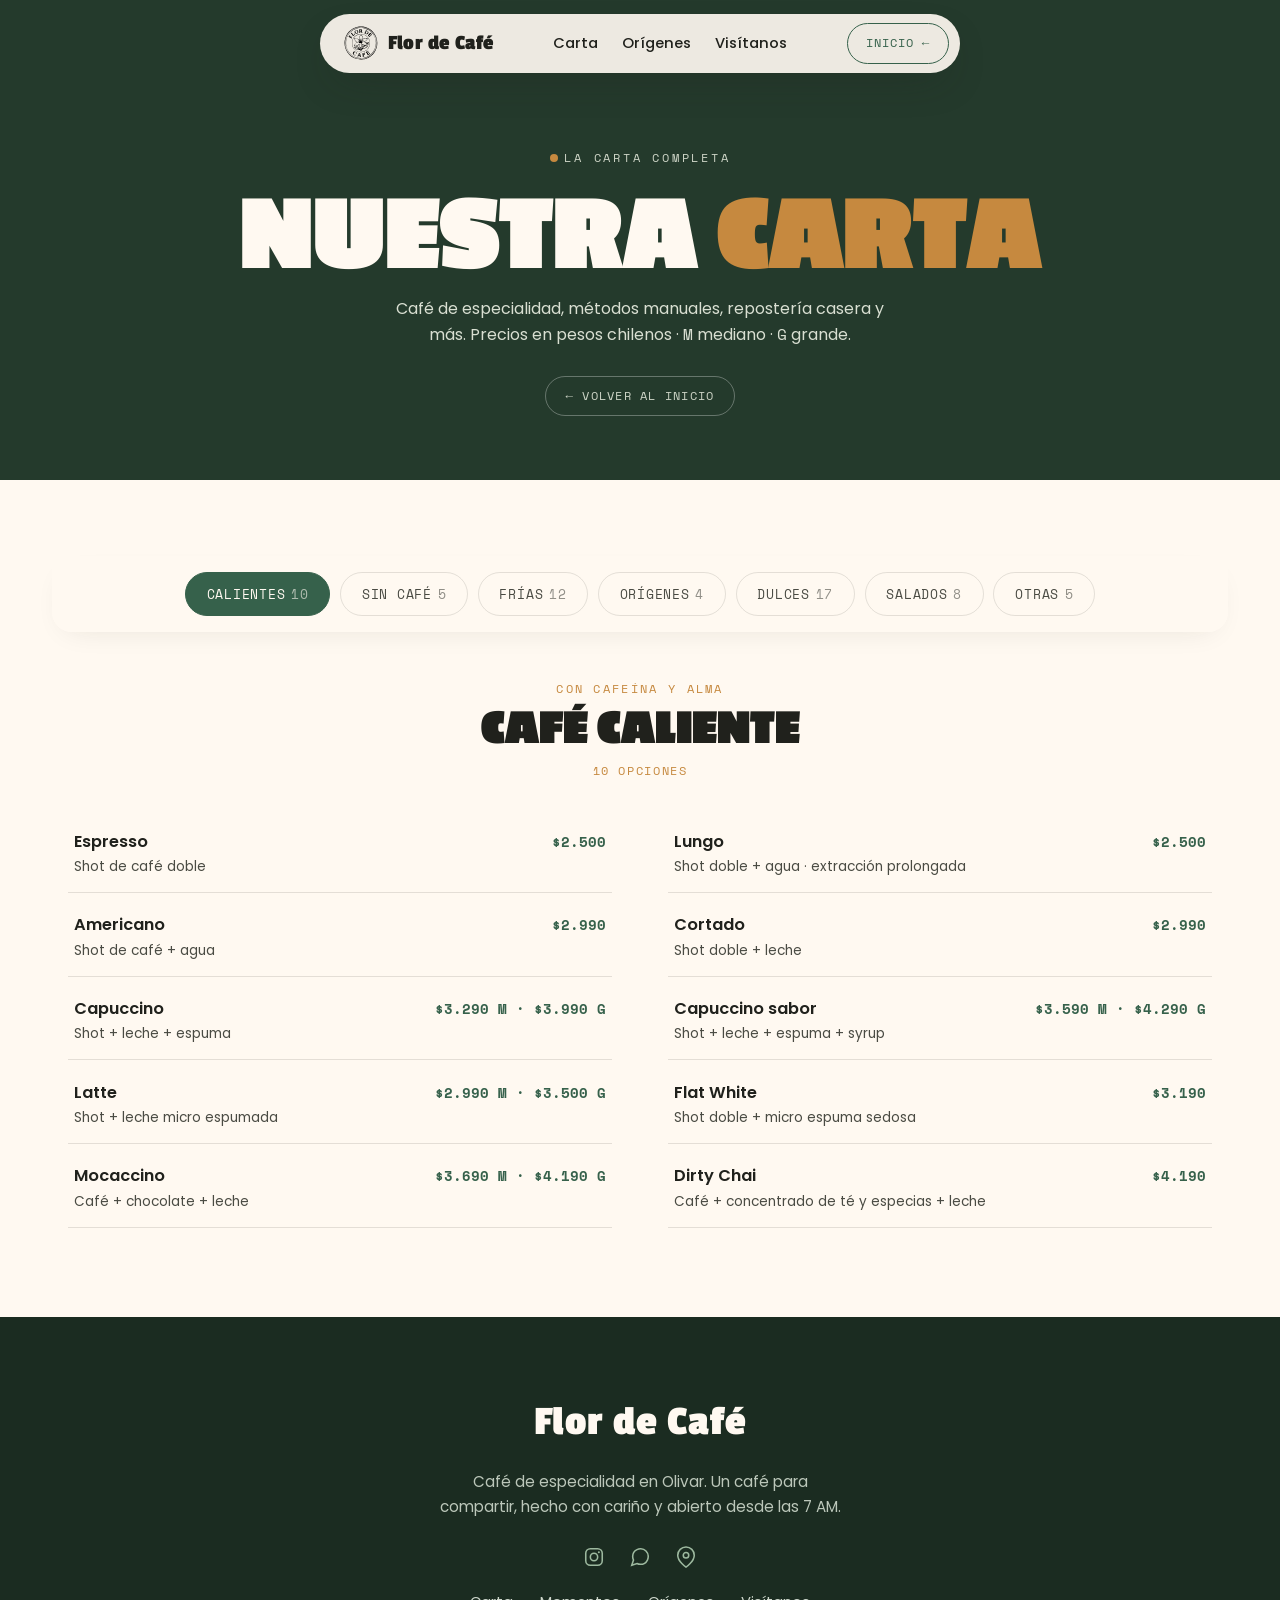
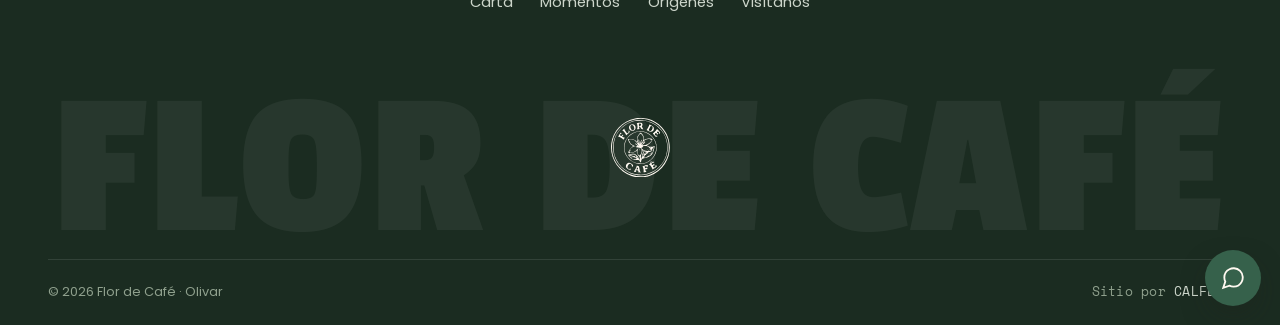
<file: carta.html>
<!DOCTYPE html>
<html lang="es">
<head>
<meta charset="utf-8">
<meta name="viewport" content="width=device-width, initial-scale=1">
<title>Carta · Flor de Café</title>
<meta name="description" content="La carta completa de Flor de Café — café caliente y frío, sin café, café de orígenes, dulces, salados y más. Café de especialidad en Olivar.">
<link rel="icon" type="image/x-icon" href="favicon.ico">
<link rel="stylesheet" href="assets/fonts/fonts.css">
<link rel="stylesheet" href="css/style.css">
</head>
<body class="page-carta">

<svg width="0" height="0" style="position:absolute" aria-hidden="true">
  <symbol id="brand" viewBox="0 0 150 150">
    <path d="M61.5 3.4C30.2 9.5 7.2 33.8 3.1 65c-4.5 35.2 16.2 68.6 49.6 79.8 7 2.4 9.3 2.6 22.3 2.6 13.2.1 15.2-.2 22.1-2.6 15.5-5.5 28.7-15.7 37.8-29.4 18.6-27.7 15.4-66.2-7.3-90.1-9.8-10.4-21.5-17.4-34.8-20.8-8.4-2.2-23-2.7-31.3-1.1M83.8 5c27.6 3.6 49.9 22.7 58.3 50 3 9.7 3.3 28 .6 38-4 14.4-12.8 28-24.2 37.3-7.4 6.1-20.3 12.3-29.3 14.2-31.6 6.7-64.8-10.2-78.2-39.8-8.5-18.9-8.2-43.5.9-61.5 12-23.7 34.1-37.5 62.6-39 1.1-.1 5.3.3 9.3.8M65.2 8c-25.3 3.9-46.4 21.8-54.6 46.4-3 8.9-3.8 19.5-2.3 29.8 2.5 16.7 8.9 28.9 21 40.4 33.3 31.4 85.4 21.5 105.7-20.1 16.7-34 2.1-75.3-32.1-91-11-4.9-26.6-7.3-37.7-5.5m25.3 2.5c3.3.8 9.8 3.4 14.5 5.7 6.7 3.3 10.2 5.8 16.5 12.2 8.7 8.7 13 15.8 16.4 26.8 4 13.3 3.7 28.1-.9 41.8-5.2 15.6-18.7 30.9-33.3 37.9-11.2 5.5-20.6 7.4-32.2 6.8C44.3 140.2 20.8 122.1 12 96c-3.1-9-3.8-26.8-1.6-36.5C16 35.8 34.4 16.9 58 10.6c7.4-2 25-2 32.5-.1M67.5 15c-1.6.4-2.5.8-1.8.9 1.6.1 2.8 10.7 1.4 12.4-1.5 1.9-.7 2.4 2.8 1.9 2.7-.4 2.9-.6 2-3-1.9-5 1.6-5 3.8 0 .9 2 2 2.8 3.7 2.8h2.5l-2.1-3.6c-1.5-2.6-1.8-3.8-.9-4.7 1.7-1.7 1.3-5.5-.8-6.7-2.2-1.1-6.1-1.1-10.6 0m8.8 2.2C77 19.3 75.1 22 73 22c-1.6 0-2-.7-2-3 0-2.5.4-3 2.4-3 1.3 0 2.6.6 2.9 1.2m-24 1C43.6 20.5 45.5 34 54.5 34c4.9 0 8.5-3.3 8.5-7.8-.1-6.3-4.6-9.7-10.7-8m3.6 1.8c4.2 2.2 5.2 11.2 1.4 12.2-2.7.7-4.2-.1-5.8-3.2-2-3.9-1.9-7.7.3-8.9 2.1-1.3 2-1.3 4.1-.1m40.5-1.1c.7 1.1-4 11.2-5.8 12.3-.6.4-.8.8-.6 1 8 5.2 13.2 5.4 16.7.9 1.8-2.4 1.6-7.6-.4-9.3-2.4-2.1-10.7-6.2-9.9-4.9m6.7 4.1c2.3 1.3 2.4 4.1.4 7.9-1.7 3.4-4 4.5-6.6 3.1-2.4-1.3-2.4-1.1.6-7 2.8-5.5 2.8-5.5 5.6-4M32 31.5c-1.8 1.9-2 2.5-.8 2.5 1.9 0 9 8.9 8.1 10.3-1.1 1.8 1.5.2 5.6-3.6 3.5-3.2 4-4 3.1-5.7-1.5-2.7-2.8-2.5-2.3.3.3 1.4-.2 2.9-1.2 3.7-1.5 1.3-2.1.9-5.6-3-2.1-2.5-3.6-5.1-3.4-5.8.7-2-1-1.4-3.5 1.3m83-1.4c0 .9-2.2 3.6-4.8 6.1l-4.8 4.5 3.7 4.2c3.5 3.9 4 4.1 6.1 3l2.3-1.3-2.9-.6c-3.9-.7-5.6-3.4-3.4-5.6 1.7-1.8 3.8-1.2 3.8 1.2 0 1.8 1.4 1.8 3-.1 1-1.2 1-1.5-.3-1.5-2.4 0-3.1-2-1.4-3.8 2.1-2 4.4-.2 4.9 3.6.3 2.6.3 2.6 1.5.6 1.1-1.8.7-2.7-3.2-7-2.8-3.1-4.4-4.3-4.5-3.3M63.9 36.4c-10.4 2.8-19.7 10.5-25.1 20.8-3.2 6.1-3.3 6.7-3.3 17.8 0 10.8.2 11.9 3 17.5 6 11.8 17.1 20.2 29.9 22.6 12.3 2.2 26.5-2.8 35.5-12.7 6-6.6 8.9-12.5 10.4-20.9 4.9-28.5-22.1-52.7-50.4-45.1M91 39.7c11.9 5.6 19.7 15.8 22.2 29.1 3 16.1-6.4 34.3-21.4 41.6-19.2 9.3-42.5 1.1-52.1-18.3-3-6.1-3.2-7.2-3.2-17.1 0-9.2.4-11.2 2.6-16 5-10.5 15.4-19.2 26.5-21.9 7.3-1.9 18.2-.7 25.4 2.6M71.3 42.2c-1.7 1.8-3.6 5.2-4.3 7.6-1.2 4.8-.4 13.6 1.3 12.5q.9-.45.3.6c-.4.6-1.2.9-1.7.6-1.4-1-1.1.5.9 3.3 3.6 5.2 3.5 5.7-.4 1.9-4.1-3.8-5.4-4.5-5.4-2.7 0 .6 1.1 1.5 2.5 2 3 1.2 3.2 2.4.5 4.3-2.1 1.4-2 1.5.7 2.2 1.5.5 4.3.9 6.2 1 4.2.1 6.1 2.6 6.1 7.9 0 4.2-3.4 10.9-5.8 11.4-.7.1-2.1-1.3-3.3-3-1.5-2.6-1.9-4.3-1.4-7.8.3-2.4 1-4.9 1.5-5.4.6-.6 1-1.3 1-1.8 0-.4-2.2 1.5-4.8 4.1-3.5 3.5-5.9 5-8.8 5.5-2.1.4-4.7 1-5.8 1.3q-1.8.45-1.2-.6c.4-.6.2-.9-.7-.5-.8.3-1.4-.1-1.4-1 0-.8.3-1.3.7-1.1.4.3 1.6-.5 2.6-1.8l1.9-2.2-2.2 1.9c-2.8 2.4-2.9 1.1-.3-3.2 2.4-4 7.5-7.2 11.5-7.3 2.5 0 2.2-.2-1.8-1.3-5.1-1.4-11.1-6.2-10.3-8.3.3-.6-.7-2.1-2.2-3.2-2.4-1.8-2.5-2-.7-2.1 1.7 0 1.7-.2.5-1-1.1-.7-.3-1 3-1 5.2 0 13 3.2 13 5.3 0 .8.7 1.7 1.5 2.1 3.2 1.2 1.3-2.5-2.6-5.1-5.2-3.4-16.4-4.6-17.5-1.9-.4.9 0 2.4.9 3.4.8.9 2.2 3.2 3.1 5 1 1.8 3.2 4.2 5.1 5.3l3.4 2-4 3.6c-4.1 3.7-7.9 9.9-7.9 12.9 0 1.4.8 1.6 6.2 1 6.3-.8 10.4-2.3 13.2-5.1 1.5-1.5 1.6-1.3 1.6 2.2 0 3.7 4 11.3 5.9 11.3.5 0 1.1 1.8 1.3 4s.1 4-.3 4-1.6-2-2.7-4.4c-2.4-5-6.9-9.2-10.9-10-1.6-.3-5.6 0-9 .7l-6.2 1.3 3.5 4.4c5 6.4 10.2 9 18.1 9 6.2 0 6.4.1 7.5 3 1.3 3.7 3.2 3.4 3.6-.6.5-4.3 2.6-6 9-7.3 7.5-1.5 15.6-6.2 18.6-10.9 2.2-3.3 6.1-18 5.1-19.1-.3-.2-1 .1-1.7.6-2.7 2.2-9.1 2.2-13.4 0l-4.1-2 4.1-2.2c5.1-2.7 11.2-11.1 9.5-13.1-1.8-2.1-12.7-1.8-17.2.5L83 56.8V52c0-3.6-.7-5.6-3-8.8-1.7-2.3-3.6-4.2-4.3-4.2s-2.7 1.5-4.4 3.2m8.1 2.6c1.8 2.7 2.6 5.1 2.6 8.1 0 4.8-2.3 10.1-4.5 10.1-.7 0-1.6 1-1.8 2.2-.3 1.3-.5.5-.4-1.7s-.2-4-.8-4c-.5 0-.9 2-.8 4.5l.2 4.5L73 65c-.5-1.9-1-5-1.1-6.8-.1-1.9-.7-3.1-1.3-2.9-.6.3-.9 1.1-.7 1.8 1.1 4.2 1.8 7.9 1.5 7.9-.4 0-3.1-5.9-3.8-8.5-1.3-4.9 4-15.2 8-15.4.6-.1 2.3 1.6 3.8 3.7m19.3 9.8c1.3.4 2 1 1.7 1.5s.2.6 1 .3c2.5-.9 1.9.5-1.9 5.2s-12 8.5-17.3 8.1c-2.4-.2-2.7-.5-1.9-1.9.6-.9 1.6-1.6 2.1-1.5.6.1 1-.4.8-1.2s.3-1.1 1.2-.8c.9.4 1.8.1 2.2-.5.4-.7.3-.8-.4-.4-1.6 1-1.5-1.6.1-3.3.6-.8 0-.6-1.5.4-1.5.9-3 2.5-3.3 3.5-.3.9-1.5 2.6-2.7 3.6-2.1 1.9-2.1 1.9-1-.2.6-1.2.8-2.5.4-2.9-.4-.5-.2-.5.4-.2.7.4 1.7-.6 2.4-2.3 2.3-5.6 11-9.2 17.7-7.4M93 72.5c2.9 1.5 8 7.9 8 10.1 0 1.5-7.2 1.7-13.2.3-2.9-.7-6.1-2.4-8.5-4.5-3.2-2.9-3.4-3.4-1.4-2.8 1.7.4 2.1.3 1.6-.6-.4-.7.2-1.4 1.6-1.7 2.2-.6 2.2-.7.3-1.4-1.2-.5-.1-.8 3.4-.8 2.9-.1 6.6.6 8.2 1.4m14.4 4.7c-.4 1.8-1.3 3.8-2.1 4.4-1 .9-1.1 1.3-.2 1.6.8.3.7 1.3-.5 3.6-1.5 3-3 3.7-6.5 3.3-.7-.2-1 .3-.6.9s1.3.9 2.1.6 1.4-.1 1.4.4c0 .6-.5 1-1.1 1s-1.7.7-2.5 1.5-2.2 1.1-3.1.8c-1-.4-1.4-.2-1 .4.6.9-1.4 2.1-6.3 3.6-.8.2-2.4.1-3.5-.4-1.9-.7-1.9-.8-.1-.8 1.1-.1 1.6-.4 1.3-.8-1-.9 2.3-4.3 4.2-4.4 1 0 1.2-.2.4-.6-1.9-.7 1-3.3 3.9-3.4 2.2 0 2.2-.1.3-.9-1.8-.7-1.7-.8 1-1.4 7.2-1.6 8-2.1 8-4.9-.1-1.7.5-2.7 1.4-2.7.8 0 1.1-.3.8-.7-.6-.5 2-4.3 2.9-4.3.2 0 .1 1.5-.2 3.2M101 76c0 .5-.2 1-.4 1-.3 0-.8-.5-1.1-1-.3-.6-.1-1 .4-1 .6 0 1.1.4 1.1 1M81.4 87.6c-1.2 2.4-2.5 6.6-2.9 9.4-.4 2.7-1.1 5.2-1.6 5.6-1.5.9-1-9.9.6-11.9.7-1.1 1.6-3.6 2-5.8.6-3.3.9-3.7 2.4-2.7 1.6 1 1.6 1.3-.5 5.4m5.9-.5-.3 2.4 1-2.4c.6-1.3 1.3-2.1 1.7-1.8.3.4-.2 1.8-1.2 3.3-1.3 2.1-1.9 2.4-2.6 1.3s-.9-1.1-.9-.1c0 .7-.4 1-1 .7-.5-.3-1 .1-1 1 0 1 .5 1.3 1.2.9s.2.7-1.1 2.4c-2.7 3.9-3.1 4-3.1.4 0-2.1.2-2.4 1-1.2.7 1.1 1 .5 1-2.4 0-4 2.4-8 4.4-7.3.6.2 1 1.5.9 2.8M62 93.3c1.6.8 2.5 2.2 2.7 3.9.2 2.5 0 2.6-1.8 1.5-1-.6-1.9-1.5-1.9-2 0-.4.5-.5 1.2-.1s.8.3.4-.5c-.5-.8-1.2-.9-2-.2-.9.7-2.7.5-6.1-.8-3.7-1.4-4.4-2-3-2.4 3.7-.9 8-.7 10.5.6m.8 7.7c.2.5 1.1 1 2 1 1.5 0 1.5.2.2 1-3.5 2.2-13.1-.3-11.5-3.1.3-.5 0-.6-.7-.4-.8.3-2.3-.7-3.5-2.3l-2.2-3 7.7 2.9c4.2 1.6 7.8 3.3 8 3.9m5.2-1c0 .5-.2 1-.4 1-.3 0-.8-.5-1.1-1-.3-.6-.1-1 .4-1 .6 0 1.1.4 1.1 1M77.1 59.2c0 2.8.2 3 .9 1.3 1.2-2.8 1.2-4.5 0-4.5-.5 0-1 1.5-.9 3.2M93 80.9c1.4 1.1 3 2.1 3.5 2.1 1.1 0-.7-1.4-4-3.1-1.3-.7-1.2-.3.5 1m5-.1c.6 1.3 1.4 2.1 1.8 1.8.3-.4-.2-1.4-1.2-2.4-1.8-1.6-1.8-1.6-.6.6m3.5 6.2c-.3.6.1.7.9.4 1.8-.7 2.1-1.4.7-1.4-.6 0-1.3.4-1.6 1m-45.7 13.7c.7.3 1.6.2 1.9-.1.4-.3-.2-.6-1.3-.5-1.1 0-1.4.3-.6.6m15.3-22.1c0 1.1.3 1.4.6.6.3-.7.2-1.6-.1-1.9-.3-.4-.6.2-.5 1.3m2.1 1.4c0 1.9.2 2.7.5 1.7.2-.9.2-2.5 0-3.5-.3-.9-.5-.1-.5 1.8M23.1 42.8c-3.2 5-3.8 6.8-2.1 5.7 1.2-.7 9.7 4.1 10.9 6.2.7 1.3 1.1 1.2 2.5-.8 1.9-2.8 2.1-4 .4-3.4-.7.2-2.2-.2-3.3-1.1-2-1.5-2-1.5 0-3 1.7-1.3 1.8-1.6.5-2.4-1.1-.7-1.7-.4-2.2 1-.8 2.3-1.2 2.4-3.8 1-2.3-1.2-1.6-3.8 1.2-4.9 1.7-.6 1.8-.9.5-1.9-1.2-1-2-.4-4.6 3.6m77 67c-.6 1.2-.9 2.7-.6 3.2s-.4 1.4-1.5 2-2 1.5-2 2.1.4.8.9.4c1.2-.7 7.1 7.7 7.1 9.9 0 .9.3 1.6.6 1.6.4 0 8.1-4.9 10.2-6.6.2-.1.1-1.2-.3-2.3-.9-2.8-2.5-2.7-2.5.2 0 1.2-.9 2.8-2 3.4-1.6 1.1-2.1.9-3.4-.9-1.8-2.5-1.3-3.8 1.5-3.8 2.2 0 2.5-1.3.5-2.9-1-.9-1.5-.8-2 .4-.7 2-3.5 1.9-4.3-.1-.8-2.1 2.4-4.6 5-3.8 1.6.5 1.7.4.5-1.5-1.6-2.6-2-2.6-4.3-.1-2.1 2.3-4.4 2.8-2.5.5.6-.8 1-2 .8-2.7-.3-.8-.9-.5-1.7 1M44.4 113c-4.6 1.8-6.9 8.5-4.1 12 3.5 4.6 9.9 6.5 11.1 3.4.5-1.3.1-1.5-1.9-1-3.8 1-6.5-.9-6.5-4.5 0-3.2 3.8-7.9 6.4-7.9 2.3 0 4.6 2.9 4.6 5.8.1 2.6.1 2.6 1.5.8 2.2-2.9 1.9-3.8-1.8-6.2-4.1-2.8-6.7-3.5-9.3-2.4m40.4 6.7c-4.9 1.3-5.5 1.7-4.4 2.9 1.6 1.5 3.1 10.7 2.1 12.4-.7 1.1 1.6 1.2 5.5.1 2.1-.6 2.2-.8.8-1.4-1.1-.4-1.8-1.7-1.8-3.3 0-2.3.3-2.6 2.5-2.2 2.1.4 2.5.1 2.5-1.8 0-1.3-.4-2.4-1-2.4-.5 0-1 .4-1 1 0 .5-.9 1-2 1s-2-.4-2-.9-.3-1.6-.6-2.5c-.5-1.2.1-1.6 2.3-1.6 1.6 0 3.4.5 4.1 1.2.9.9 1.2.6 1.2-1.5 0-3.1-.3-3.1-8.2-1M65.5 121c.4.6-.9 3.8-2.9 7.1s-3.6 6.2-3.6 6.5c0 .2 1.5.4 3.3.4q3.3 0 1.8-.9c-2.5-1.6-.6-3.8 2.8-3.3 3.2.4 4.4 3.5 1.9 4.5-.7.3-.4.6.7.6 1.1.1 3 .4 4.2.7 2.2.6 2.2.5.9-2.2-.8-1.6-1.7-4.9-2.1-7.4s-1.2-5.1-1.7-5.8c-1.3-1.5-6.2-1.7-5.3-.2m3.5 6.7c0 .7-.9 1.3-2 1.3-2.3 0-2.4-.4-.9-3.2.9-1.7 1.3-1.8 2-.7.5.8.9 2 .9 2.6"/>
  </symbol>
  <symbol id="d-spark" viewBox="0 0 100 100"><path d="M50 4c3 26 16 39 42 42-26 3-39 16-42 42-3-26-16-39-42-42 26-3 39-16 42-42Z" fill="currentColor"/></symbol>
  <symbol id="d-star" viewBox="0 0 100 100"><path d="M50 8l6 30 30 6-30 6-6 30-6-30-30-6 30-6z" fill="currentColor"/></symbol>
</svg>



<header class="nav" id="nav"><div class="nav-inner">
  <a href="index.html" class="nav-brand" data-cursor>
    <svg class="nav-logo"><use href="#brand"/></svg>
    <span>Flor de Café</span>
  </a>
  <nav class="nav-links">
    <a href="carta.html" data-cursor>Carta</a>
    <a href="index.html#origenes" data-cursor>Orígenes</a>
    <a href="index.html#visita" data-cursor>Visítanos</a>
  </nav>
  <a href="index.html" class="nav-cta" data-cursor>
    Inicio <span>←</span>
  </a>
</div></header>

<header class="carta-hero">
  <div class="eyebrow"><span class="dot"></span> La carta completa</div>
  <h1 class="carta-hero-title">Nuestra <em>Carta</em></h1>
  <p>Café de especialidad, métodos manuales, repostería casera y más. Precios en pesos chilenos · <span class="mono">M</span> mediano · <span class="mono">G</span> grande.</p>
  <a href="index.html" class="back-home" data-cursor>← Volver al inicio</a>
</header>

<main>
<section class="carta" id="carta">
  <div class="carta-tabs" id="cartaTabs" role="tablist"></div>
  <div class="carta-panel" id="cartaPanel"></div>
</section>
</main>

<footer class="footer">
  <div class="foot-center">
    <div class="foot-name">Flor de Café</div>
    <p class="foot-tag">Café de especialidad en Olivar. Un café para compartir, hecho con cariño y abierto desde las 7 AM.</p>
    <div class="foot-social">
      <a href="https://instagram.com/flordecafe.ol" target="_blank" rel="noopener" data-cursor aria-label="Instagram">
        <svg viewBox="0 0 24 24" fill="none" stroke="currentColor" stroke-width="1.7"><rect x="3" y="3" width="18" height="18" rx="5"/><circle cx="12" cy="12" r="4"/><circle cx="17.3" cy="6.7" r="1.1" fill="currentColor" stroke="none"/></svg>
      </a>
      <a href="https://instagram.com/flordecafe.ol" target="_blank" rel="noopener" data-cursor aria-label="Escríbenos">
        <svg viewBox="0 0 24 24" fill="none" stroke="currentColor" stroke-width="1.7"><path d="M21 11.5a8.38 8.38 0 0 1-.9 3.8 8.5 8.5 0 0 1-7.6 4.7 8.38 8.38 0 0 1-3.8-.9L3 21l1.9-5.7a8.38 8.38 0 0 1-.9-3.8 8.5 8.5 0 0 1 4.7-7.6 8.38 8.38 0 0 1 3.8-.9h.5a8.48 8.48 0 0 1 8 8z"/></svg>
      </a>
      <a href="https://www.google.com/maps/search/Flor+de+Café+Olivar" target="_blank" rel="noopener" data-cursor aria-label="Ubicación">
        <svg viewBox="0 0 24 24" fill="none" stroke="currentColor" stroke-width="1.7"><path d="M21 10c0 7-9 13-9 13s-9-6-9-13a9 9 0 0 1 18 0z"/><circle cx="12" cy="10" r="3"/></svg>
      </a>
    </div>
    <nav class="foot-nav">
      <a href="carta.html" data-cursor>Carta</a>
      <a href="#momentos" data-cursor>Momentos</a>
      <a href="#origenes" data-cursor>Orígenes</a>
      <a href="#visita" data-cursor>Visítanos</a>
    </nav>
  </div>
  <div class="foot-wordmark" aria-hidden="true">
    <div class="foot-word">FLOR DE CAFÉ</div>
    <div class="foot-badge"><svg><use href="#brand"/></svg></div>
  </div>
  <div class="foot-bottom">
    <span>© 2026 Flor de Café · Olivar</span>
    <span class="mono">Sitio por <a href="https://calfers.com" target="_blank" rel="noopener" data-cursor>CALFERS</a></span>
  </div>
</footer>

<a class="wa-float" href="https://instagram.com/flordecafe.ol" target="_blank" rel="noopener" aria-label="Escríbenos" data-cursor>
  <svg viewBox="0 0 24 24" fill="none" stroke="currentColor" stroke-width="1.7"><path d="M21 11.5a8.38 8.38 0 0 1-.9 3.8 8.5 8.5 0 0 1-7.6 4.7 8.38 8.38 0 0 1-3.8-.9L3 21l1.9-5.7a8.38 8.38 0 0 1-.9-3.8 8.5 8.5 0 0 1 4.7-7.6 8.38 8.38 0 0 1 3.8-.9h.5a8.48 8.48 0 0 1 8 8z"/></svg>
</a>

<script src="js/vendor/gsap.min.js"></script>
<script src="js/vendor/ScrollTrigger.min.js"></script>
<script src="js/vendor/lenis.min.js"></script>
<script src="js/menu.js"></script>
<script src="js/main.js"></script>
</body>
</html>
</file>
<file: assets/fonts/fonts.css>
@font-face{font-family:'Passion One';font-style:normal;font-weight:400;font-display:swap;src:url('PassionOne-400.woff2') format('woff2');}
@font-face{font-family:'Passion One';font-style:normal;font-weight:700;font-display:swap;src:url('PassionOne-700.woff2') format('woff2');}
@font-face{font-family:'Passion One';font-style:normal;font-weight:900;font-display:swap;src:url('PassionOne-900.woff2') format('woff2');}
@font-face{font-family:'Poppins';font-style:normal;font-weight:300;font-display:swap;src:url('Poppins-300.woff2') format('woff2');}
@font-face{font-family:'Poppins';font-style:normal;font-weight:400;font-display:swap;src:url('Poppins-400.woff2') format('woff2');}
@font-face{font-family:'Poppins';font-style:normal;font-weight:500;font-display:swap;src:url('Poppins-500.woff2') format('woff2');}
@font-face{font-family:'Poppins';font-style:normal;font-weight:600;font-display:swap;src:url('Poppins-600.woff2') format('woff2');}
@font-face{font-family:'Poppins';font-style:normal;font-weight:700;font-display:swap;src:url('Poppins-700.woff2') format('woff2');}
@font-face{font-family:'Space Mono';font-style:normal;font-weight:400;font-display:swap;src:url('SpaceMono-400.woff2') format('woff2');}
@font-face{font-family:'Space Mono';font-style:normal;font-weight:700;font-display:swap;src:url('SpaceMono-700.woff2') format('woff2');}
</file>
<file: css/style.css>
/* =====================================================================
   FLOR DE CAFÉ — sitio web
   Paleta y estilo extraídos de la carta oficial.
   ===================================================================== */
:root{
  --cream:#FFF9F1;
  --cream-2:#F4ECDF;
  --cream-3:#EADFCE;
  --ivory:#F8F3EC;
  --ivory-soft:#F0E9E0;
  --ink:#20211C;
  --ink-soft:#4A4B43;
  --green:#36614B;
  --green-2:#2C4B3A;
  --forest:#243A2C;
  --forest-2:#1B2C21;
  --sage:#7C8A78;
  --amber:#C6893F;
  --line:rgba(32,33,28,.12);
  --font-d:'Passion One', system-ui, sans-serif;
  --font-b:'Poppins', system-ui, sans-serif;
  --font-m:'Space Mono', ui-monospace, monospace;
  --ease:cubic-bezier(.22,1,.36,1);
}

img, svg { max-width: 100%; }
svg { display: block; }
body, .hero-copy, .or-copy { color: var(--ink); }

/* SVG color utilities */
svg.fill-cream { fill: var(--cream-2); }
svg.fill-dark { fill: var(--forest); }

*{margin:0;padding:0;box-sizing:border-box}
html{-webkit-font-smoothing:antialiased;text-rendering:optimizeLegibility}
html,body{background:var(--cream);color:var(--ink);font-family:var(--font-b)}
body{overflow-x:hidden;line-height:1.6}
a{color:inherit;text-decoration:none}
img{max-width:100%;display:block}
::selection{background:var(--green);color:var(--cream)}

/* Lenis */
html.lenis,html.lenis body{height:auto}
.lenis.lenis-smooth{scroll-behavior:auto!important}

/* ---------- typography helpers ---------- */
.mono{font-family:var(--font-m);letter-spacing:.02em}
.eyebrow{font-family:var(--font-m);font-size:.72rem;letter-spacing:.24em;text-transform:uppercase;
  color:var(--green);display:inline-flex;align-items:center;gap:.6em}
.eyebrow .dot{width:8px;height:8px;border-radius:50%;background:var(--amber);animation:pulse 2s infinite}
@keyframes pulse{0%,100%{transform:scale(1);opacity:1}50%{transform:scale(1.5);opacity:.5}}

.intro-index{font-size:.75rem;letter-spacing:.22em;text-transform:uppercase;color:var(--green);
  margin-bottom:1.4rem}
.intro-index.light{color:#9db99f}

.section-title{font-family:var(--font-d);font-weight:900;line-height:.92;letter-spacing:.01em;
  font-size:clamp(2.6rem,7vw,5.5rem);text-transform:uppercase}
.section-title em{font-style:normal;color:var(--green)}
.section-desc{color:var(--ink-soft);max-width:46ch;margin-top:1rem}


/* ---------- transiciones de navegación ---------- */
@view-transition {
  navigation: auto;
}

body {
  opacity: 1;
  transform: translateY(0);
  transition: opacity .35s cubic-bezier(0.16, 1, 0.3, 1), transform .35s cubic-bezier(0.16, 1, 0.3, 1);
}

body.page-exiting {
  opacity: 0 !important;
  transform: translateY(-10px) !important;
  pointer-events: none;
}

.preloader{display:none!important}
@keyframes pageFadeIn{from{opacity:0;transform:translateY(10px)}to{opacity:1;transform:translateY(0)}}
main{animation:pageFadeIn .4s cubic-bezier(0.16, 1, 0.3, 1) forwards}

/* ---------- nav ---------- */
.nav{position:fixed;top:0;left:0;right:0;z-index:900;display:flex;justify-content:center;
  padding:14px 16px;transition:padding .5s var(--ease)}
.nav-inner{width:100%;max-width:640px;display:flex;align-items:center;justify-content:space-between;
  gap:1.1rem;padding:.55rem .7rem .55rem 1.5rem;border-radius:100px;
  background:rgba(255,249,241,.92);backdrop-filter:blur(14px);
  box-shadow:0 16px 40px -16px rgba(32,33,28,.42);
  transition:max-width .6s var(--ease),padding .5s var(--ease),box-shadow .5s}
/* al bajar: la isla sólo se ALARGA (sigue flotando y redondeada) */
.nav.expanded .nav-inner{max-width:1392px;padding:.6rem .8rem .6rem 1.8rem;
  box-shadow:0 24px 50px -18px rgba(32,33,28,.45)}
.nav-brand{display:flex;align-items:center;gap:.6rem;font-family:var(--font-d);font-weight:700;
  font-size:1.3rem;color:var(--ink);letter-spacing:.02em}
.nav-logo{width:34px;height:34px;color:var(--green);flex:none}
.nav-links{display:flex;gap:1.5rem}
.nav-links a{font-size:.92rem;font-weight:500;color:var(--ink);position:relative}
.nav-links a::after{content:"";position:absolute;left:0;bottom:-4px;height:2px;width:0;
  background:var(--amber);transition:width .3s var(--ease)}
.nav-links a:hover::after{width:100%}
.nav-cta{font-family:var(--font-m);font-size:.78rem;letter-spacing:.08em;text-transform:uppercase;
  padding:.6rem 1.1rem;border:1.5px solid var(--green);border-radius:100px;color:var(--green);
  transition:.35s var(--ease)}
.nav-cta:hover{background:var(--amber);border-color:var(--amber);color:#fff}
.nav-cta span{transition:transform .3s}
.nav-cta:hover span{transform:translate(2px,-2px)}
@media(max-width:720px){.nav-links{display:none}}

/* ---------- buttons ---------- */
.btn{display:inline-flex;align-items:center;gap:.5rem;font-weight:600;font-size:.95rem;
  padding:.9rem 1.6rem;border-radius:100px;transition:.35s var(--ease);will-change:transform}
.btn-solid{background:var(--green);color:var(--cream)}
.btn-solid:hover{background:var(--ink);transform:translateY(-3px);box-shadow:0 12px 30px -12px rgba(32,33,28,.5)}
.btn-solid.light{background:var(--amber);color:#fff}
.btn-solid.light:hover{background:var(--cream);color:var(--forest)}
.btn-ghost{border:1.5px solid var(--line);color:var(--ink)}
.btn-ghost:hover{border-color:var(--green);color:var(--green);transform:translateY(-3px)}

/* ---------- HERO ---------- */
.hero{position:relative;min-height:100svh;background:#2F4E3C}
.hero-island{position:relative;min-height:100svh;background:#2F4E3C;color:var(--cream);
  overflow:hidden;display:flex;align-items:center;padding:6rem clamp(1.2rem,4vw,3.5rem) 4rem}
.hero-bg-word{position:absolute;left:50%;top:52%;transform:translate(-50%,-50%);
  font-family:var(--font-d);font-weight:900;font-size:34vw;color:rgba(255,255,255,.05);
  letter-spacing:.02em;pointer-events:none;white-space:nowrap;z-index:0}
.hero-inner{position:relative;z-index:3;width:100%;max-width:1240px;margin:0 auto;
  display:grid;grid-template-columns:1.15fr .85fr;gap:2rem;align-items:center}
.hero-copy .eyebrow{color:#cdd4c6}
.hero-title{font-family:var(--font-d);font-weight:900;text-transform:uppercase;
  font-size:clamp(3.4rem,11vw,8.5rem);line-height:.86;letter-spacing:.01em;margin:1.2rem 0 1.6rem}
.hero-title .line{display:block;overflow:hidden}
.hero-title .line>span{display:block;transform:translateY(110%)}
.hero-title .accent{color:var(--amber)}
.hero-sub{max-width:44ch;color:#d9dfd2;font-size:1.05rem}
.hero-sub b{color:#fff}
.hero-actions{display:flex;gap:1rem;margin-top:2rem;flex-wrap:wrap}
.hero-actions.center{justify-content:center}
.hero-actions .btn-ghost{border-color:rgba(255,255,255,.3);color:var(--cream)}
.hero-actions .btn-ghost:hover{border-color:var(--cream);color:#fff}

.hero-art{position:relative;display:grid;place-items:center;min-height:420px;isolation:isolate}
.hero-illustration{position:relative;z-index:2;width:clamp(442px,39vw,578px);max-width:none;height:auto;
  transform:translateX(18%);filter:drop-shadow(0 14px 28px rgba(0,0,0,.25));display:block;margin-inline:auto}
/* free-floating character (no frame) */
.pers-hero{position:relative;z-index:2;width:min(40vw,430px);filter:drop-shadow(0 26px 44px rgba(0,0,0,.5))}
.steam{position:absolute;z-index:3;top:8%;left:38%;transform:translateX(-50%);display:flex;gap:14px}
.steam i{width:8px;height:70px;background:linear-gradient(to top,transparent,rgba(255,255,255,.5));
  border-radius:50%;filter:blur(3px);animation:steam 3.4s ease-in-out infinite}
.steam i:nth-child(2){animation-delay:.6s;height:90px}
.steam i:nth-child(3){animation-delay:1.2s}
@keyframes steam{0%{opacity:0;transform:translateY(10px) scaleX(1)}
  35%{opacity:.7}100%{opacity:0;transform:translateY(-40px) scaleX(1.6)}}

.hero-doodle{position:absolute;z-index:1;color:var(--amber);opacity:.85}
.hero-doodle svg{width:100%;height:100%}
.hero-doodle.d1{width:46px;top:22%;left:12%;color:#e0b070}
.hero-doodle.d2{width:60px;top:70%;left:20%;color:#5c7a63}
.hero-doodle.d3{width:34px;top:30%;right:1%;color:#cdd4c6}
.hero-doodle.d4{width:40px;bottom:16%;right:39%;color:#e0b070}

.scroll-cue{position:absolute;bottom:1.6rem;left:50%;transform:translateX(-50%);z-index:4;
  display:grid;justify-items:center;gap:.4rem;color:#cdd4c6;font-family:var(--font-m);
  font-size:.68rem;letter-spacing:.2em;text-transform:uppercase}
.scroll-cue svg{width:20px;height:20px;animation:bob 1.8s infinite}
@keyframes bob{0%,100%{transform:translateY(0)}50%{transform:translateY(6px)}}
@media(max-width:900px){
  .hero-inner{grid-template-columns:1fr;text-align:center}
  .hero-copy .eyebrow,.hero-actions{justify-content:center}
  .hero-art{order:-1;min-height:280px}
  .hero-illustration{transform:none;max-width:100%;width:auto}
  .hero-sub{margin-inline:auto}
  .scroll-cue{display:none}
}
/* --- móvil: más aire, evitar saturación --- */
@media(max-width:560px){
  /* isla del nav: que quepa cómoda en una línea */
  .nav{padding:10px 12px}
  .nav-inner{gap:.5rem;padding:.5rem .55rem .5rem 1rem}
  .nav.expanded .nav-inner{padding:.5rem .55rem .5rem 1rem}
  .nav-logo{width:28px;height:28px}
  .nav-brand{font-size:1.05rem;gap:.45rem}
  .nav-brand span{white-space:nowrap}
  .nav-cta{padding:.5rem .8rem;font-size:.66rem;letter-spacing:.05em}

  /* hero: separar los elementos y contener la ilustración */
  .hero-island{padding:5rem 1.3rem 3.4rem}
  .hero-art{min-height:auto;margin-bottom:.6rem}
  .hero-illustration{width:74%;max-width:290px}
  .hero-copy .eyebrow{margin-bottom:.7rem;font-size:.68rem;letter-spacing:.16em}
  .hero-title{line-height:.94;margin:1rem 0 1.5rem}
  .hero-sub{font-size:1rem;line-height:1.65;margin-top:.7rem}
  .hero-actions{margin-top:2.1rem;gap:.8rem}

  /* secciones: un poco más de respiro arriba/abajo */
  .intro,.carta,.visita{padding-top:3.5rem;padding-bottom:3.5rem}
  .intro-cards{gap:1.1rem;margin-top:2.4rem}
}

/* ---------- MARQUEE ---------- */
.marquee{background:var(--green);color:var(--cream);padding:1.1rem 0;overflow:hidden;
  border-top:2px solid var(--ink);border-bottom:2px solid var(--ink)}
.marquee-track{display:flex;align-items:center;gap:2.5rem;width:max-content;will-change:transform}
.marquee-track span{font-family:var(--font-d);font-weight:700;font-size:1.7rem;
  text-transform:uppercase;letter-spacing:.03em;white-space:nowrap}
.mq-i{width:26px;height:26px;color:var(--amber);flex:none}

/* ---------- INTRO ---------- */
.intro{max-width:1240px;margin:0 auto;padding:clamp(4rem,10vw,8rem) clamp(1rem,4vw,3rem)}
.intro-lead{font-family:var(--font-d);font-weight:700;text-transform:uppercase;
  font-size:clamp(1.9rem,5vw,3.9rem);line-height:1.02;letter-spacing:.01em;max-width:20ch}
.intro-lead span{display:inline-block}
.intro-lead .hl{color:var(--green)}
[data-reveal-word]{display:inline-block;transform:translateY(115%);opacity:0}
.intro-lead [data-reveal-word]{overflow:visible}
.intro-cards{display:grid;grid-template-columns:repeat(3,1fr);gap:1.4rem;margin-top:3.5rem}
.icard{background:var(--cream-2);border:1px solid var(--line);border-radius:20px;padding:2rem;
  transition:transform .4s var(--ease),background .4s}
.icard:hover{transform:translateY(-6px);background:var(--cream-3)}
.icard-i{width:44px;height:44px;color:var(--green);margin-bottom:1.1rem}
.icard h3{font-family:var(--font-d);font-weight:700;font-size:1.5rem;text-transform:uppercase;letter-spacing:.02em}
.icard p{color:var(--ink-soft);margin-top:.5rem;font-size:.95rem}
@media(max-width:800px){
  .intro-cards{grid-template-columns:1fr;gap:0.8rem;margin-top:2.2rem}
  .icard{padding:1.2rem 1.4rem;border-radius:14px}
  .icard-i{width:32px;height:32px;margin-bottom:0.6rem}
  .icard h3{font-size:1.2rem}
  .icard p{font-size:0.86rem;margin-top:0.3rem}
}

/* ---------- CARTA ---------- */
.carta{position:relative;max-width:1240px;margin:0 auto;padding:clamp(3rem,7vw,6rem) clamp(1rem,4vw,3rem);overflow:visible}
.carta-deco-left{position:absolute;left:-250px;top:62%;width:342px;pointer-events:none;z-index:2;opacity:.9}
.carta-deco-right{position:absolute;right:-190px;top:10%;width:360px;pointer-events:none;z-index:2;opacity:.9}
.carta-deco-left img, .carta-deco-left svg,
.carta-deco-right img, .carta-deco-right svg{width:100%;height:auto;display:block;filter:drop-shadow(0 14px 28px rgba(0,0,0,.1))}
@media(max-width:1600px){
  .carta-deco-left{left:-80px;width:250px;opacity:.75}
  .carta-deco-right{right:-80px;width:260px;opacity:.75}
}
@media(max-width:1120px){
  .carta-deco-left, .carta-deco-right{display:none}
}
.carta-head{text-align:center;display:grid;justify-items:center}
.carta-tabs{display:flex;flex-wrap:wrap;justify-content:center;gap:.6rem;margin:2.6rem 0}
.tab{font-family:var(--font-m);font-size:.8rem;letter-spacing:.06em;text-transform:uppercase;
  padding:.7rem 1.3rem;border-radius:100px;border:1.5px solid var(--line);cursor:pointer;
  background:transparent;color:var(--ink-soft);transition:.3s var(--ease);white-space:nowrap}
.tab:hover{border-color:var(--green);color:var(--green)}
.tab.active{background:var(--green);border-color:var(--green);color:var(--cream)}
.carta-panel{min-height:340px}
.panel-head{text-align:center;margin-bottom:2rem}
.panel-kicker{font-family:var(--font-m);font-size:.72rem;letter-spacing:.2em;text-transform:uppercase;color:var(--amber)}
.panel-title{font-family:var(--font-d);font-weight:900;font-size:clamp(2rem,5vw,3.2rem);
  text-transform:uppercase;line-height:1;margin-top:.3rem}
.panel-intro{max-width:60ch;margin:.8rem auto 0;color:var(--ink-soft);font-style:italic}
.menu-list{display:grid;grid-template-columns:1fr 1fr;gap:.2rem 3.5rem}
.mrow{display:grid;grid-template-columns:1fr auto;align-items:baseline;gap:1rem;
  padding:1rem .4rem;border-bottom:1px solid var(--line);position:relative;
  opacity:0;transform:translateY(20px)}
.mrow::before{content:"";position:absolute;left:-.4rem;right:-.4rem;top:0;bottom:0;
  background:var(--cream-2);border-radius:12px;opacity:0;transform:scale(.96);
  transition:.3s var(--ease);z-index:0}
.mrow:hover::before{opacity:1;transform:scale(1)}
.mrow>*{position:relative;z-index:1}
.mrow .mn{font-weight:600;font-size:1.02rem}
.mrow .md{color:var(--ink-soft);font-size:.85rem;line-height:1.4;margin-top:.15rem}
.mrow .mp{font-family:var(--font-m);font-weight:700;font-size:.9rem;color:var(--green);white-space:nowrap}
.menu-nota{margin-top:1.8rem;text-align:center;font-family:var(--font-m);font-size:.85rem;
  color:var(--green);background:var(--cream-2);border:1px dashed var(--green);border-radius:100px;
  padding:.8rem 1.4rem;display:inline-block;left:50%;position:relative;transform:translateX(-50%)}
@media(max-width:760px){.menu-list{grid-template-columns:1fr;gap:0}}

/* ---------- ORÍGENES ---------- */
.origenes{position:relative;background:var(--cream-2);color:var(--ink);overflow:hidden;
  padding:clamp(4rem,9vw,7rem) clamp(1rem,4vw,3rem)}
.or-doodle{position:absolute;color:var(--green);opacity:.35}
.or-doodle svg{width:100%;height:100%}
.or-doodle.od1{width:50px;top:12%;right:10%;color:var(--green)}
.or-doodle.od2{width:64px;bottom:14%;left:6%;color:var(--amber)}
.or-grid{position:relative;z-index:2;max-width:1240px;margin:0 auto;display:grid;
  grid-template-columns:1fr .8fr;gap:3rem;align-items:center}
.or-title{font-family:var(--font-d);font-weight:900;text-transform:uppercase;
  font-size:clamp(2.4rem,6vw,4.6rem);line-height:.92;margin:.3rem 0 1rem;color:var(--ink)}
.or-title em{font-style:normal;color:var(--green)}
.or-lead{color:var(--ink-soft);max-width:52ch}
.or-list{list-style:none;margin:1.8rem 0;display:grid;gap:.1rem}
.or-list li{display:flex;justify-content:space-between;gap:1rem;padding:.9rem 0;
  border-bottom:1px solid var(--line);align-items:baseline}
.or-list b{font-weight:600;font-size:1.02rem;color:var(--ink)}
.or-list span{color:var(--ink-soft);font-size:.82rem;text-align:right;max-width:26ch}
.or-art{position:relative;display:grid;place-items:center;min-height:360px;margin-top:2rem;transform:translateY(50px)}
.or-art::before{content:"";position:absolute;width:min(38vw,440px);aspect-ratio:1;border-radius:50%;
  background:radial-gradient(circle,rgba(35,35,29,.06),transparent 60%);z-index:0}
.or-art-desktop{display:block;position:relative;z-index:2;width:min(47vw,550px);height:auto;
  filter:drop-shadow(0 14px 28px rgba(0,0,0,.08))}
.or-art-mobile,.od-mobile-star{display:none}
@media(max-width:860px){
  .or-grid{grid-template-columns:1fr}
  .or-art{order:-1;min-height:auto;margin-top:.5rem;transform:none;padding:1rem 0 1.5rem}
  .or-art-desktop{display:none!important}
  .or-art-mobile{display:block!important;position:relative;z-index:2;width:min(77vw,310px);height:auto;margin:0 auto;filter:drop-shadow(0 14px 28px rgba(0,0,0,.08))}
  .od-mobile-star{display:block!important;position:absolute;bottom:8%;left:8%;width:44px;height:44px;color:var(--green);opacity:.4;z-index:3}
  .or-art::before{width:min(77vw,330px)}
  .or-list span{max-width:18ch}
}

/* ---------- CARIÑO ---------- */
.carino{position:relative;text-align:center;max-width:1000px;margin:0 auto;
  padding:clamp(4rem,10vw,8rem) clamp(1rem,4vw,3rem);overflow:hidden}
.carino .intro-index{position:relative;z-index:2}
.carino-heart{position:absolute;top:20%;left:50%;transform:translateX(-50%);
  width:min(46vw,420px);color:var(--cream-3);z-index:0;opacity:.7}
.carino-heart svg{width:100%;height:100%}
.carino-title{position:relative;z-index:1;font-family:var(--font-d);font-weight:900;
  text-transform:uppercase;font-size:clamp(2.2rem,7vw,5rem);line-height:.96}
.carino-title .hl{color:var(--green)}
.carino-stats{position:relative;z-index:1;display:grid;grid-template-columns:repeat(3,1fr);
  gap:1.4rem;margin-top:3rem}
.stat{background:var(--cream-2);border:1px solid var(--line);border-radius:20px;padding:1.8rem 1rem}
.stat span{display:block;font-family:var(--font-d);font-weight:700;font-size:2.4rem;color:var(--green)}
@media(max-width:800px){
  .carino-stats{
    grid-template-columns:1fr;
    gap:0;
    margin-top:2.2rem;
    border-top:1px solid var(--line);
    border-bottom:1px solid var(--line);
  }
  .stat{
    background:transparent;
    border:none;
    border-radius:0;
    padding:1.1rem .4rem;
    border-bottom:1px solid var(--line);
    display:grid;
    grid-template-columns:80px 1fr;
    align-items:center;
    gap:1.2rem;
    text-align:left;
  }
  .stat:last-child{border-bottom:none}
  .stat span{
    font-size:1.9rem;
    line-height:1;
    text-align:left;
  }
  .stat small{
    font-size:.9rem;
    color:var(--ink);
    font-weight:500;
  }
}

/* ---------- VISITA ---------- */
.visita{max-width:1240px;margin:0 auto;padding:clamp(3rem,7vw,6rem) clamp(1rem,4vw,3rem)}
.visita-grid{display:grid;grid-template-columns:1fr 1fr;gap:2.4rem;align-items:center;margin-top:1rem}
.hrs{list-style:none;margin:1.6rem 0}
.hrs li{display:flex;justify-content:space-between;gap:1rem;padding:1.1rem 0;
  border-bottom:1px solid var(--line);flex-wrap:wrap}
.hrs li span{color:var(--ink-soft)}
.hrs li b{font-family:var(--font-m);font-size:.9rem;font-weight:700}
.hrs li.closed b{color:var(--amber)}
.visita-note{color:var(--ink-soft);margin-top:1rem;font-size:.92rem}
.mapa-card{background:var(--forest);color:var(--cream);border-radius:24px;padding:2.6rem 2rem;
  text-align:center;display:grid;justify-items:center;gap:.5rem;
  box-shadow:0 30px 60px -30px rgba(32,33,28,.5)}
.mapa-pin{width:44px;height:44px;color:var(--amber)}
.mapa-card h3{font-family:var(--font-d);font-weight:700;font-size:2rem;text-transform:uppercase}
.mapa-card p{color:#cdd6cb;margin-bottom:1rem}
.mapa-card .btn{width:100%;justify-content:center}
.mapa-card .btn-ghost{border-color:rgba(255,255,255,.3);color:var(--cream)}
@media(max-width:800px){.visita-grid{grid-template-columns:1fr}}

/* ---------- CTA ---------- */
.cta{background:var(--green);color:var(--cream);text-align:center;
  padding:clamp(4rem,10vw,7rem) clamp(1rem,4vw,3rem)}
.cta-logo, img.cta-logo{width:285px;max-width:88vw;height:auto;margin:0 auto 1.4rem;display:block;filter:drop-shadow(0 14px 28px rgba(0,0,0,.2))}
.cta-title{font-family:var(--font-d);font-weight:900;text-transform:uppercase;
  font-size:clamp(2.4rem,7vw,5rem);line-height:.92}

/* ---------- FOOTER ---------- */
.footer{background:var(--forest-2);color:var(--cream);padding:3rem clamp(1rem,4vw,3rem) 2rem}
.foot-top{max-width:1240px;margin:0 auto;display:flex;justify-content:space-between;
  align-items:center;gap:1.5rem;flex-wrap:wrap;padding-bottom:2rem;border-bottom:1px solid rgba(255,255,255,.12)}
.foot-brand{display:flex;align-items:center;gap:.7rem;font-family:var(--font-d);font-weight:700;font-size:1.4rem}
.foot-logo{width:38px;height:38px;color:var(--cream)}
.foot-links{display:flex;gap:1.6rem;flex-wrap:wrap}
.foot-links a{color:#bcc7ba;font-size:.92rem;transition:color .3s}
.foot-links a:hover{color:var(--amber)}
.foot-bottom{max-width:1240px;margin:1.4rem auto 0;display:flex;justify-content:space-between;
  gap:1rem;flex-wrap:wrap;color:#8fa08d;font-size:.8rem}
.foot-bottom a{color:#bcc7ba}.foot-bottom a:hover{color:var(--amber)}

/* ---------- WhatsApp float ---------- */
.wa-float{position:fixed;right:1.2rem;bottom:1.2rem;z-index:800;width:56px;height:56px;
  border-radius:50%;background:var(--green);color:var(--cream);display:grid;place-items:center;
  box-shadow:0 12px 30px -8px rgba(32,33,28,.5);transition:.35s var(--ease)}
.wa-float svg{width:26px;height:26px}
.wa-float:hover{background:var(--amber);color:#fff;transform:scale(1.1) rotate(6deg)}

/* ---------- reveal base ---------- */
[data-reveal]{opacity:0;transform:translateY(30px)}

/* ---------- carta preview (home) ---------- */
.carta-preview{max-width:1100px;margin:2.5rem auto 0}
.carta-more{text-align:center;margin-top:2.6rem}
.carta-more .btn span{transition:transform .3s var(--ease)}
.carta-more .btn:hover span{transform:translateX(4px)}

/* ---------- carta.html page ---------- */
.carta-hero{position:relative;background:var(--forest);color:var(--cream);overflow:hidden;
  padding:9rem clamp(1rem,4vw,3rem) 4rem;text-align:center}
.carta-hero .or-doodle{opacity:.55}
.carta-hero .eyebrow{color:#cdd4c6;justify-content:center}
.carta-hero-title{font-family:var(--font-d);font-weight:900;text-transform:uppercase;
  font-size:clamp(3rem,10vw,7rem);line-height:.9;margin:1rem 0 .6rem}
.carta-hero-title em{font-style:normal;color:var(--amber)}
.carta-hero p{color:#d9dfd2;max-width:52ch;margin:0 auto}
.back-home{display:inline-flex;align-items:center;gap:.5rem;margin-top:1.8rem;
  font-family:var(--font-m);font-size:.78rem;letter-spacing:.1em;text-transform:uppercase;
  color:#cdd4c6;border:1.5px solid rgba(255,255,255,.3);border-radius:100px;padding:.55rem 1.2rem;
  transition:.3s var(--ease)}
.back-home:hover{background:var(--cream);color:var(--forest);border-color:var(--cream)}
.page-carta .carta{padding-top:clamp(3rem,6vw,5rem)}

@media(max-width:900px){.pers-hero,.or-art img{width:min(66vw,330px)}}

/* ---------- free-floating characters ---------- */
.pers-float{position:absolute;z-index:1;pointer-events:none;
  filter:drop-shadow(0 20px 30px rgba(32,33,28,.16))}
.pers-float img{width:100%;height:auto;display:block}
.intro{position:relative;overflow:hidden}
.pf-intro{width:min(29vw,320px);right:8%;top:10%;opacity:.95;transform:rotate(3deg)}
.carino{overflow:visible}
.pf-carino{width:min(19vw,200px);left:-1%;bottom:2%;transform:rotate(-4deg)}
.visita{position:relative;overflow:hidden}
.pf-visita{width:min(16vw,170px);right:1%;top:-2%;opacity:.9;transform:rotate(4deg)}
@media(max-width:820px){.pers-float{display:none}}

/* ---------- carta preview (home) · estilo lista ---------- */
.carta-preview{max-width:1100px;margin:2.6rem auto 0}
.carta-more{display:grid;justify-items:center;gap:1rem;margin-top:2.8rem}
.carta-more .more-note{font-family:var(--font-m);font-size:.78rem;letter-spacing:.06em;color:var(--ink-soft)}
.carta-more .more-note b{color:var(--green)}

/* ---------- MOMENTOS gallery ---------- */
.momentos{position:relative;overflow:hidden;padding:clamp(4rem,9vw,7rem) 0;background:var(--cream)}
.m-head{max-width:1240px;margin:0 auto 2.6rem;padding:0 clamp(1rem,4vw,3rem);text-align:center;
  display:grid;justify-items:center}
.m-track-wrap{position:relative;width:100%;overflow-x:auto;overflow-y:hidden;cursor:grab;
  scrollbar-width:none;-ms-overflow-style:none;scroll-behavior:smooth}
.m-track-wrap::-webkit-scrollbar{display:none}
.m-track-wrap.dragging{cursor:grabbing;scroll-behavior:auto}
.m-track{display:flex;align-items:flex-start;gap:1.1rem;padding:1rem clamp(1rem,4vw,3rem);
  width:max-content;will-change:transform}
.m-card{position:relative;flex:0 0 auto;width:clamp(14rem,25vw,19rem);height:25rem;border-radius:24px;
  overflow:hidden;border:1px solid var(--line);background:var(--cream-2);cursor:pointer;
  box-shadow:0 24px 46px -32px rgba(32,33,28,.45);opacity:0;transform:translateY(24px) scale(.96)}
.m-card:nth-child(3n+2){height:21rem;margin-top:2.2rem}
.m-card:nth-child(3n){height:23rem;margin-top:1rem}
.m-card img{position:absolute;inset:0;width:100%;height:100%;object-fit:cover;
  transition:transform .6s var(--ease);-webkit-user-drag:none;user-select:none}
.m-card:hover img{transform:scale(1.07)}
.m-grad{position:absolute;inset:0;background:linear-gradient(to top,rgba(20,28,21,.9),rgba(20,28,21,.15) 55%,transparent);
  opacity:.35;transition:opacity .4s}
.m-card:hover .m-grad{opacity:1}
.m-cap{position:absolute;left:1.1rem;right:1.1rem;bottom:1.1rem;z-index:2;color:#fff;
  transform:translateY(14px);opacity:0;transition:.45s var(--ease)}
.m-card:hover .m-cap{transform:translateY(0);opacity:1}
.m-cap h3{font-family:var(--font-d);font-weight:700;font-size:1.5rem;text-transform:uppercase;line-height:1}
.m-cap p{font-size:.82rem;color:rgba(255,255,255,.86);margin-top:.2rem}
.m-num{position:absolute;top:1rem;left:1rem;z-index:2;font-family:var(--font-m);font-size:.72rem;
  color:#fff;background:rgba(0,0,0,.35);border-radius:100px;padding:.2rem .6rem;backdrop-filter:blur(4px)}
.m-hint{display:flex;justify-content:center;gap:.5rem;align-items:center;margin-top:2rem;
  font-family:var(--font-m);font-size:.72rem;letter-spacing:.12em;text-transform:uppercase;color:var(--ink-soft)}
.m-hint svg{width:26px;height:14px}
.m-modal{position:fixed;inset:0;z-index:1000;display:grid;place-items:center;padding:2rem;
  background:rgba(18,24,19,.85);backdrop-filter:blur(8px);opacity:0;visibility:hidden;transition:.35s}
.m-modal.open{opacity:1;visibility:visible}
.m-modal figure{transform:scale(.94);transition:.35s var(--ease);text-align:center;max-width:min(92vw,880px)}
.m-modal.open figure{transform:scale(1)}
.m-modal img{max-width:100%;max-height:80vh;border-radius:16px;box-shadow:0 30px 80px -20px rgba(0,0,0,.7)}
.m-modal figcaption{color:#fff;font-family:var(--font-d);font-weight:700;font-size:1.4rem;
  text-transform:uppercase;margin-top:1rem}
.m-close{position:absolute;top:1.2rem;right:1.2rem;width:46px;height:46px;border-radius:50%;
  background:rgba(255,255,255,.14);color:#fff;border:none;cursor:pointer;display:grid;place-items:center}
.m-close svg{width:22px;height:22px}
.m-close:hover{background:rgba(255,255,255,.28)}

/* ---------- FOOTER (rediseñado) ---------- */
.footer{position:relative;background:var(--forest-2);color:var(--cream);overflow:hidden;
  padding:4.5rem clamp(1rem,4vw,3rem) 0;text-align:center}
.foot-center{position:relative;z-index:2;max-width:640px;margin:0 auto}
.foot-name{font-family:var(--font-d);font-weight:700;font-size:clamp(1.9rem,5vw,2.6rem);letter-spacing:.02em}
.foot-tag{color:#bcc7ba;margin:.9rem auto 0;max-width:46ch;font-size:.95rem}
.foot-social{display:flex;justify-content:center;gap:1.5rem;margin:1.7rem 0 1.4rem}
.foot-social a{color:#9db99f;transition:.3s var(--ease)}
.foot-social a svg{width:22px;height:22px}
.foot-social a:hover{color:var(--amber);transform:translateY(-3px)}
.foot-nav{display:flex;justify-content:center;gap:1.7rem;flex-wrap:wrap}
.foot-nav a{color:#cdd6cb;font-size:.92rem;transition:color .3s}
.foot-nav a:hover{color:var(--amber)}
.foot-wordmark{position:relative;margin-top:2.4rem;height:clamp(120px,17vw,190px);display:grid;place-items:center}
.foot-word{position:absolute;bottom:-6%;left:0;right:0;text-align:center;
  font-family:var(--font-d);font-weight:700;font-size:clamp(3.4rem,17vw,13rem);line-height:.8;
  color:rgba(255,255,255,.055);letter-spacing:.02em;white-space:nowrap;pointer-events:none;user-select:none}
.foot-badge{position:relative;z-index:2;display:grid;place-items:center;color:var(--cream)}
.foot-badge svg{width:61px;height:61px;fill:var(--cream)}
.foot-bottom{position:relative;z-index:2;border-top:1px solid rgba(255,255,255,.1);
  padding:1.4rem 0;margin-top:1rem;display:flex;justify-content:space-between;gap:.6rem;flex-wrap:wrap;
  color:#8fa08d;font-size:.8rem}
.foot-bottom a{color:#cdd6cb}.foot-bottom a:hover{color:var(--amber)}
@media(max-width:600px){.foot-bottom{justify-content:center;text-align:center}}

/* ---------- carta.html: sticky tabs + counts ---------- */
.page-carta .carta-tabs{position:sticky;top:62px;z-index:60;margin:0 -1rem 3rem;padding:1rem;
  background:rgba(255,249,241,.92);backdrop-filter:blur(12px);border-radius:0 0 20px 20px;
  box-shadow:0 10px 30px -15px rgba(32,33,28,.12)}
.tab .cnt{opacity:.6;margin-left:.35rem}
.panel-count{font-family:var(--font-m);font-size:.72rem;letter-spacing:.14em;text-transform:uppercase;
  color:var(--amber);margin-top:.5rem}

@media(max-width:768px){
  .page-carta .carta{padding-top:1.2rem}
  .page-carta .carta-tabs{
    position:sticky;
    top:60px;
    z-index:60;
    margin:0 -1rem 1.6rem;
    padding:.5rem .6rem;
    display:flex;
    flex-wrap:wrap;
    justify-content:center;
    gap:.35rem .45rem;
    border-radius:0 0 16px 16px;
    border-bottom:1px solid var(--line);
    background:rgba(255,249,241,.94);
    backdrop-filter:blur(12px);
  }
  .page-carta .tab{
    flex:0 0 auto;
    font-size:.73rem;
    padding:.38rem .75rem;
    border-width:1px;
  }
  .carta-panel{min-height:260px}
  .panel-head{margin-bottom:1.5rem}
  .panel-title{font-size:clamp(1.7rem,6vw,2.4rem)}
  .panel-intro{font-size:.86rem;margin-top:.5rem}
  .menu-list{grid-template-columns:1fr;gap:0}
  .mrow{
    display:grid;
    grid-template-columns:1fr auto;
    gap:.8rem;
    align-items:flex-start;
    padding:.85rem .2rem;
  }
  .mrow .mn{font-size:.98rem;line-height:1.35}
  .mrow .md{font-size:.82rem;line-height:1.35;margin-top:.2rem;color:var(--ink-soft)}
  .mrow .mp{font-size:.88rem;white-space:nowrap;text-align:right;padding-top:.05rem}

  .carta-hero{padding:5.5rem 1.2rem 2.4rem;text-align:center}
  .carta-hero-title{font-size:clamp(2.4rem,8vw,3.5rem)}
  .back-home{display:inline-flex;margin-top:1.2rem;padding:.5rem 1.1rem;border-radius:100px;background:rgba(255,255,255,.12);color:var(--cream);font-size:.85rem}
}

/* ---------- ilustración decorativa por categoría de la carta ---------- */
.carta{position:relative;overflow:visible}
.carta-panel{position:static}
.carta-panel .panel-head,.carta-panel .menu-list{position:relative;z-index:1}
.carta-fig{position:absolute;z-index:0;pointer-events:none;height:auto;opacity:.92;
  filter:drop-shadow(0 14px 22px rgba(32,33,28,.14))}
.cf-a{width:396px;top:320px;right:-320px;transform:rotate(5deg)}
.cf-b{width:377px;top:207px;right:-230px;transform:rotate(-7deg)}
.cf-c{width:343px;top:180px;left:-254px;transform:rotate(9deg)}
.cf-d{width:395px;top:50px;right:-304px;transform:rotate(-5deg)}
.cf-e{width:395px;top:200px;left:-304px;transform:rotate(6deg)}
.cf-f{width:353px;top:170px;right:-266px;transform:rotate(-9deg)}
.cf-g{width:337px;top:120px;left:-266px;transform:rotate(4deg)}
@media(max-width:820px){.carta-fig{display:none}}

/* flat/static debug mode for screenshots */
.flat [data-reveal],.flat [data-reveal-word],.flat .hero-title .line>span,.flat .mrow{opacity:1!important;transform:none!important}
.flat .preloader{display:none!important}
.flat .hero{height:auto;min-height:0}
.flat .hero-island{position:static;inset:auto;border-radius:0;min-height:660px;padding-top:5rem}

@media (prefers-reduced-motion:reduce){
  *{animation:none!important;transition:none!important}
  [data-reveal],[data-reveal-word],.hero-title .line>span,.mrow{opacity:1!important;transform:none!important}
}
</file>
